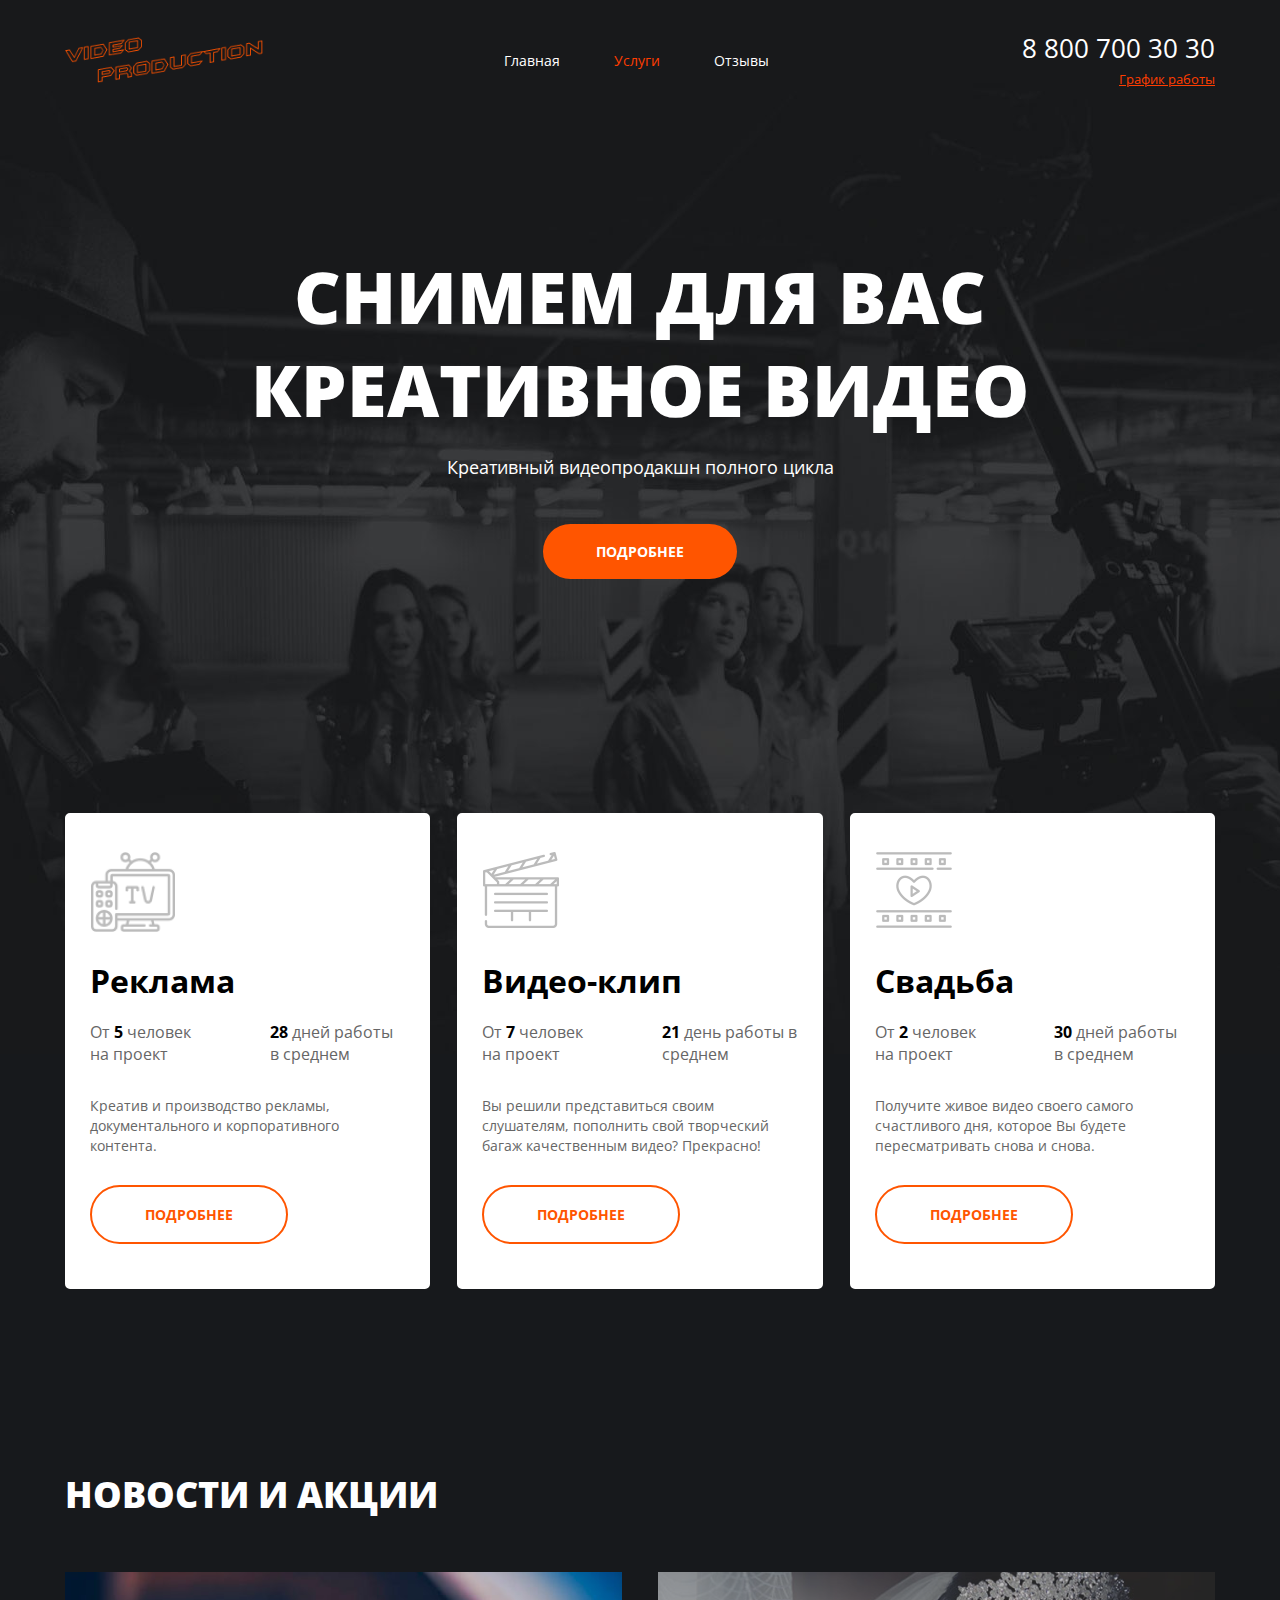
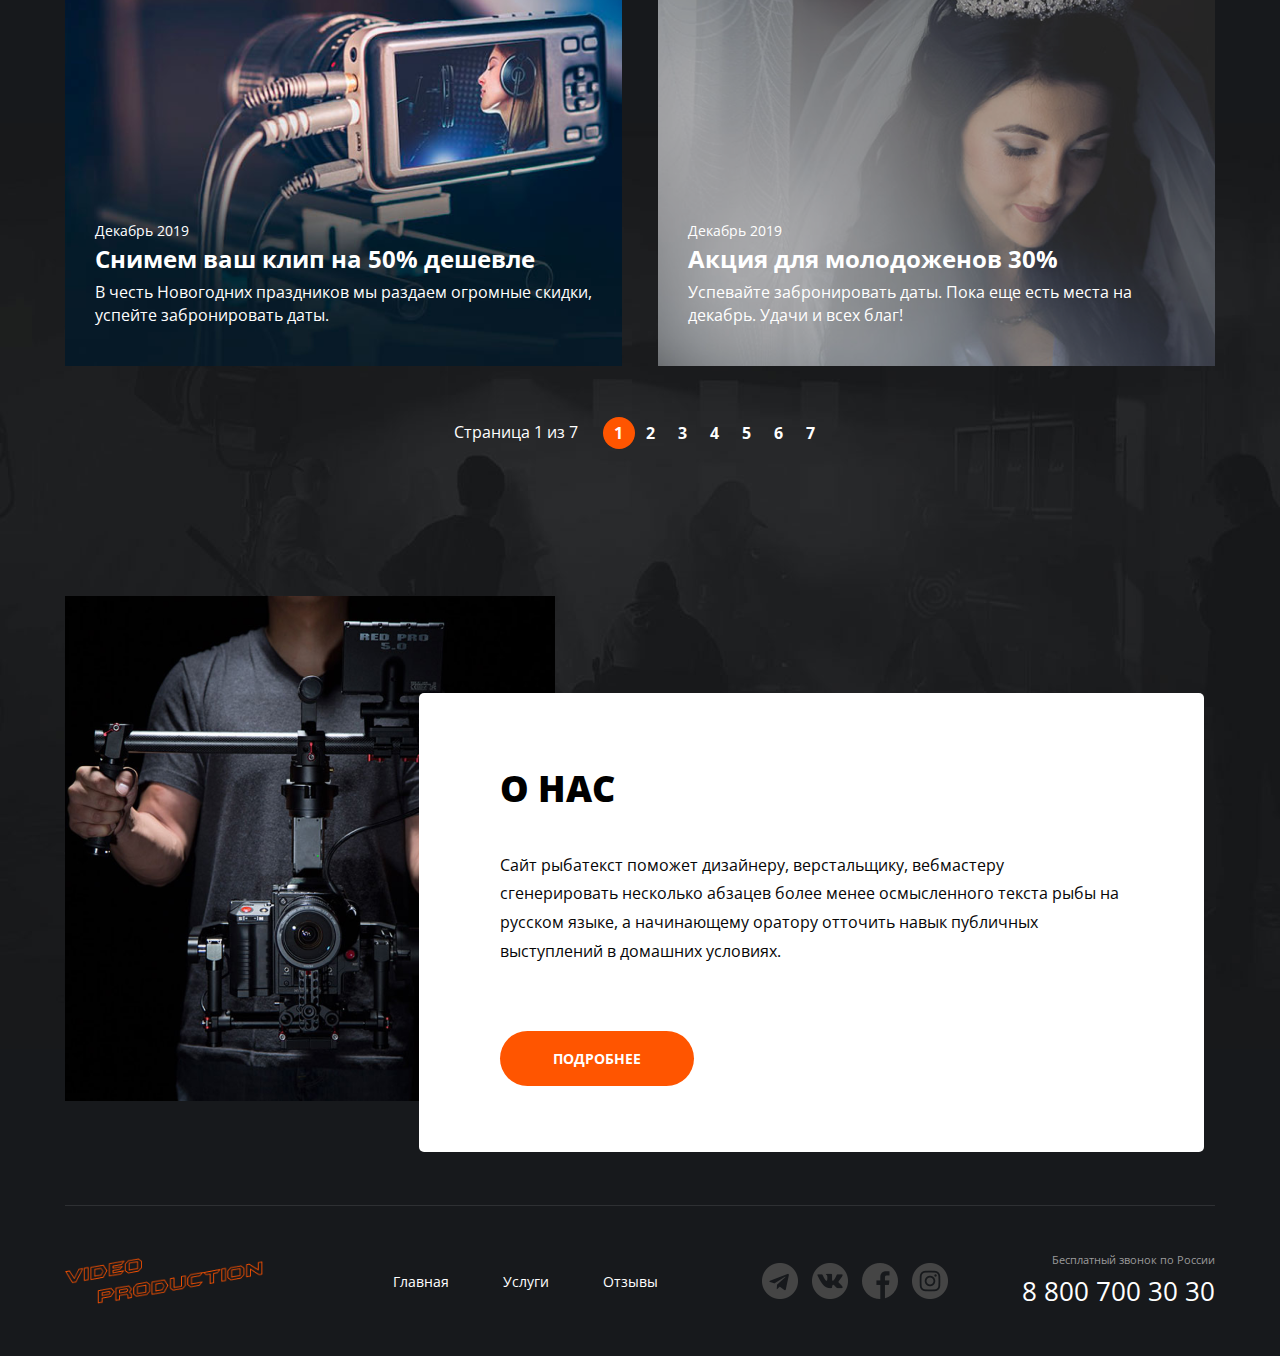
<file: index.html>
<!DOCTYPE html>
<html lang="ru">
<head>
    <meta charset="UTF-8">
    <meta http-equiv="X-UA-Compatible" content="IE=edge">
    <meta name="viewport" content="width=1200, initial-scale=1.0">
    <link rel="preconnect" href="https://fonts.gstatic.com">
    <link href="https://fonts.googleapis.com/css2?family=Open+Sans:wght@400;700;800&display=swap" rel="stylesheet">
    <link rel="stylesheet" href="./css/main.css">
    <title>Video-production</title>
</head>
<body>
    <div class="wrapper main--page--wrapper">
        <section class="hero">
            <div class="container hero__container">
                <header class="header">
                    <div class="header__col">
                        <a href="/" class="logo">
                            <img src="./img/logo.png" alt="Video Production" class="logo__pic">
                        </a>
                        <nav class="menu">
                            <ul class="menu__list">
                                <li class="menu__item">
                                    <a href="index.html" class="menu__link">Главная</a>
                                </li>
                                <li class="menu__item menu__item--active">
                                    <a href="service.html" class="menu__link">Услуги</a>
                                </li>
                                <li class="menu__item">
                                    <a href="reviews.html" class="menu__link">Отзывы</a>
                                </li>
                            </ul>
                        </nav>
                    </div>
                    <div class="header__col header__col--align--right">
                        <address class="contacts">
                            <a href="tel:+78007003030" class="contacts__phone">8 800 700 30 30</a>
                                <div class="contacts__dropdown">
                                    <a href="#" class="contacts__dropdown-title">График работы</a>
                                    <div class="contacts__dropdown-menu">
                                        <ul class="contacts__dropdown-list">
                                            <li class="contacts__dropdown-item">пн-вс: 09:00 - 20:00</li>
                                            <li class="contacts__dropdown-item">Обед: 14:00-14:30</li>
                                        </ul>
                                    </div>
                                </div>
                        </address>
                    </div>
                </header>
                <div class="hero__content">
                    <div class="hero__text-section">
                        <h1 class="hero__title">Снимем для вас креативное видео</h1>
                        <h5 class="hero__subtitle">Креативный видеопродакшн полного цикла</h5>
                        <a href="#" class="btn">Подробнее</a>
                    </div>
                </div>
            </div>
        <section class="section section--offers">
            <div class="container">
                <ul class="offers">
                    <li class="offers__item">
                        <div class="offers__header">
                            <img src="./img/tv.png" alt="" class="offers__header-img">
                        </div>
                        <div class="offers__content">
                            <h3 class="offers__title">Реклама</h3>
                            <div class="offers__conditions">
                                <div class="offers__conditions-team">От <span>5</span> человек на проект</div>
                                <div class="offers__conditions-workdays"><span>28</span> дней работы в среднем</div>
                            </div>
                            <div class="offers__desc">Креатив и производство рекламы, документального и корпоративного контента.</div>
                            <div class="offers__btn-wrapper">
                                <a href="#" class="btn btn--color--white">Подробнее</a>
                            </div>                            
                        </div>
                    </li>
                    <li class="offers__item">
                        <div class="offers__header">
                            <img src="./img/clapper.png" alt="" class="offers__header-img">
                        </div>                        
                        <div class="offers__content">
                            <h3 class="offers__title">Видео-клип</h3>
                            <div class="offers__conditions">
                                <div class="offers__conditions-team">От <span>7</span> человек на проект</div>
                                <div class="offers__conditions-workdays"><span>21</span> день работы в среднем</div>
                            </div>
                            <div class="offers__desc">Вы решили представиться своим слушателям, пополнить свой творческий багаж качественным видео? Прекрасно!</div>
                            <div class="offers__btn-wrapper">
                                <a href="#" class="btn btn--color--white">Подробнее</a>
                            </div>                              
                        </div>
                    </li>
                    <li class="offers__item">
                        <div class="offers__header">
                            <img src="./img/film.png" alt="" class="offers__header-img">
                        </div>
                        <div class="offers__content">
                            <h3 class="offers__title">Свадьба</h3>
                            <div class="offers__conditions">
                                <div class="offers__conditions-team">От <span>2</span> человек на проект</div>
                                <div class="offers__conditions-workdays"><span>30</span> дней работы в среднем</div>
                            </div>
                            <div class="offers__desc">Получите живое видео своего самого счастливого дня, которое Вы будете пересматривать снова и снова.</div>
                            <div class="offers__btn-wrapper">
                                <a href="#" class="btn btn--color--white">Подробнее</a>
                            </div>                            
                        </div>
                    </li>
                </ul>
            </div>
        </section>
        <div class="section">
            <div class="container">
                <h2 class="section__title">Новости и акции</h2>
                <ul class="news">
                    <li class="news__item">
                        <img src="./img/camera.png" alt="Съемка клипа" class="news__cover-clip">
                        <div class="news__text-content">
                            <time class="news__date">Декабрь 2019</time>
                            <h4 class="news__title">Снимем ваш клип на 50% дешевле</h4>
                            <div class="news__desc"> 
                                В честь Новогодних праздников мы раздаем огромные скидки, успейте забронировать даты.
                            </div>
                        </div>
                    </li>
                    <li class="news__item">
                        <img src="./img/wedding.png" alt="Съемка свадьбы" class="news__cover-wedding">
                        <div class="news__text-content">
                            <time class="news__date">Декабрь 2019</time>
                            <h4 class="news__title">Акция для молодоженов 30%</h4>
                            <div class="news__desc"> 
                                Успевайте забронировать даты. Пока еще есть места на декабрь. Удачи и всех благ!
                            </div>
                        </div>
                    </li>
                </ul>
                <div class="pager">
                    <div class="pager__display">Страница 1 из 7</div>
                    <ul class="pager__list">
                        <li class="pager__item pager__item--active"> <a href="#" class="pager__link">1</a></li>
                        <li class="pager__item"> <a href="#" class="pager__link">2</a></li>
                        <li class="pager__item"> <a href="#" class="pager__link">3</a></li>
                        <li class="pager__item"> <a href="#" class="pager__link">4</a></li>
                        <li class="pager__item"> <a href="#" class="pager__link">5</a></li>
                        <li class="pager__item"> <a href="#" class="pager__link">6</a></li>
                        <li class="pager__item"> <a href="#" class="pager__link">7</a></li>
                    </ul>
                </div>
            </div>
        </div>
        <section class="section section_about">
            <div class="container">
                <div class="about">
                    <div class="about__desc">
                        <h2 class="about__title">О нас</р2>
                        <div class="about__desc-text">
                            <p>
                                Сайт рыбатекст поможет дизайнеру, верстальщику, вебмастеру сгенерировать несколько абзацев более менее осмысленного текста рыбы на русском языке, а начинающему оратору отточить навык публичных выступлений в домашних условиях.
                            </p>
                        </div>
                        <a href="#" class="btn">Подробнее</a>
                    </div>
                </div>
            </div>
        </section>  
        <footer class="footer-container">
            <div class="container footer-container__content">
                <div class="footer footer-container__section">
                    <div class="footer__col">
                        <a href="/" class="logo">
                            <img src="./img/logo.png" alt="Video Production" class="logo__pic">
                        </a>
                        <nav class="menu">
                            <ul class="menu__list">
                                <li class="menu__item">
                                    <a href="index.html" class="menu__link">Главная</a>
                                </li>
                                <li class="menu__item">
                                    <a href="service.html" class="menu__link">Услуги</a>
                                </li>
                                <li class="menu__item">
                                    <a href="reviews.html" class="menu__link">Отзывы</a>
                                </li>
                            </ul>
                        </nav>
                    </div>
                    <div class="footer__col footer__col--align--right">
                        <ul class="socials">
                            <li class="socials__item socials__item--icon--tg">
                                <a href="#" class="socials__link"></a>
                            </li>
                            <li class="socials__item socials__item--icon--vk">
                                <a href="#" class="socials__link"></a>
                            </li>
                            <li class="socials__item socials__item--icon--fb">
                                <a href="#" class="socials__link"></a>
                            </li>
                            <li class="socials__item socials__item--icon--in">
                                <a href="#" class="socials__link"></a>
                            </li>
                        </ul>
                        <address class="contacts">
                            <div class="contacts__desc">Бесплатный звонок по России</div>
                            <a href="tel:+78007003030" class="contacts__phone">8 800 700 30 30</a>                    
                        </address>
                    </div>
                </div>
            </div>
        </footer>
</body>
</html>
</file>
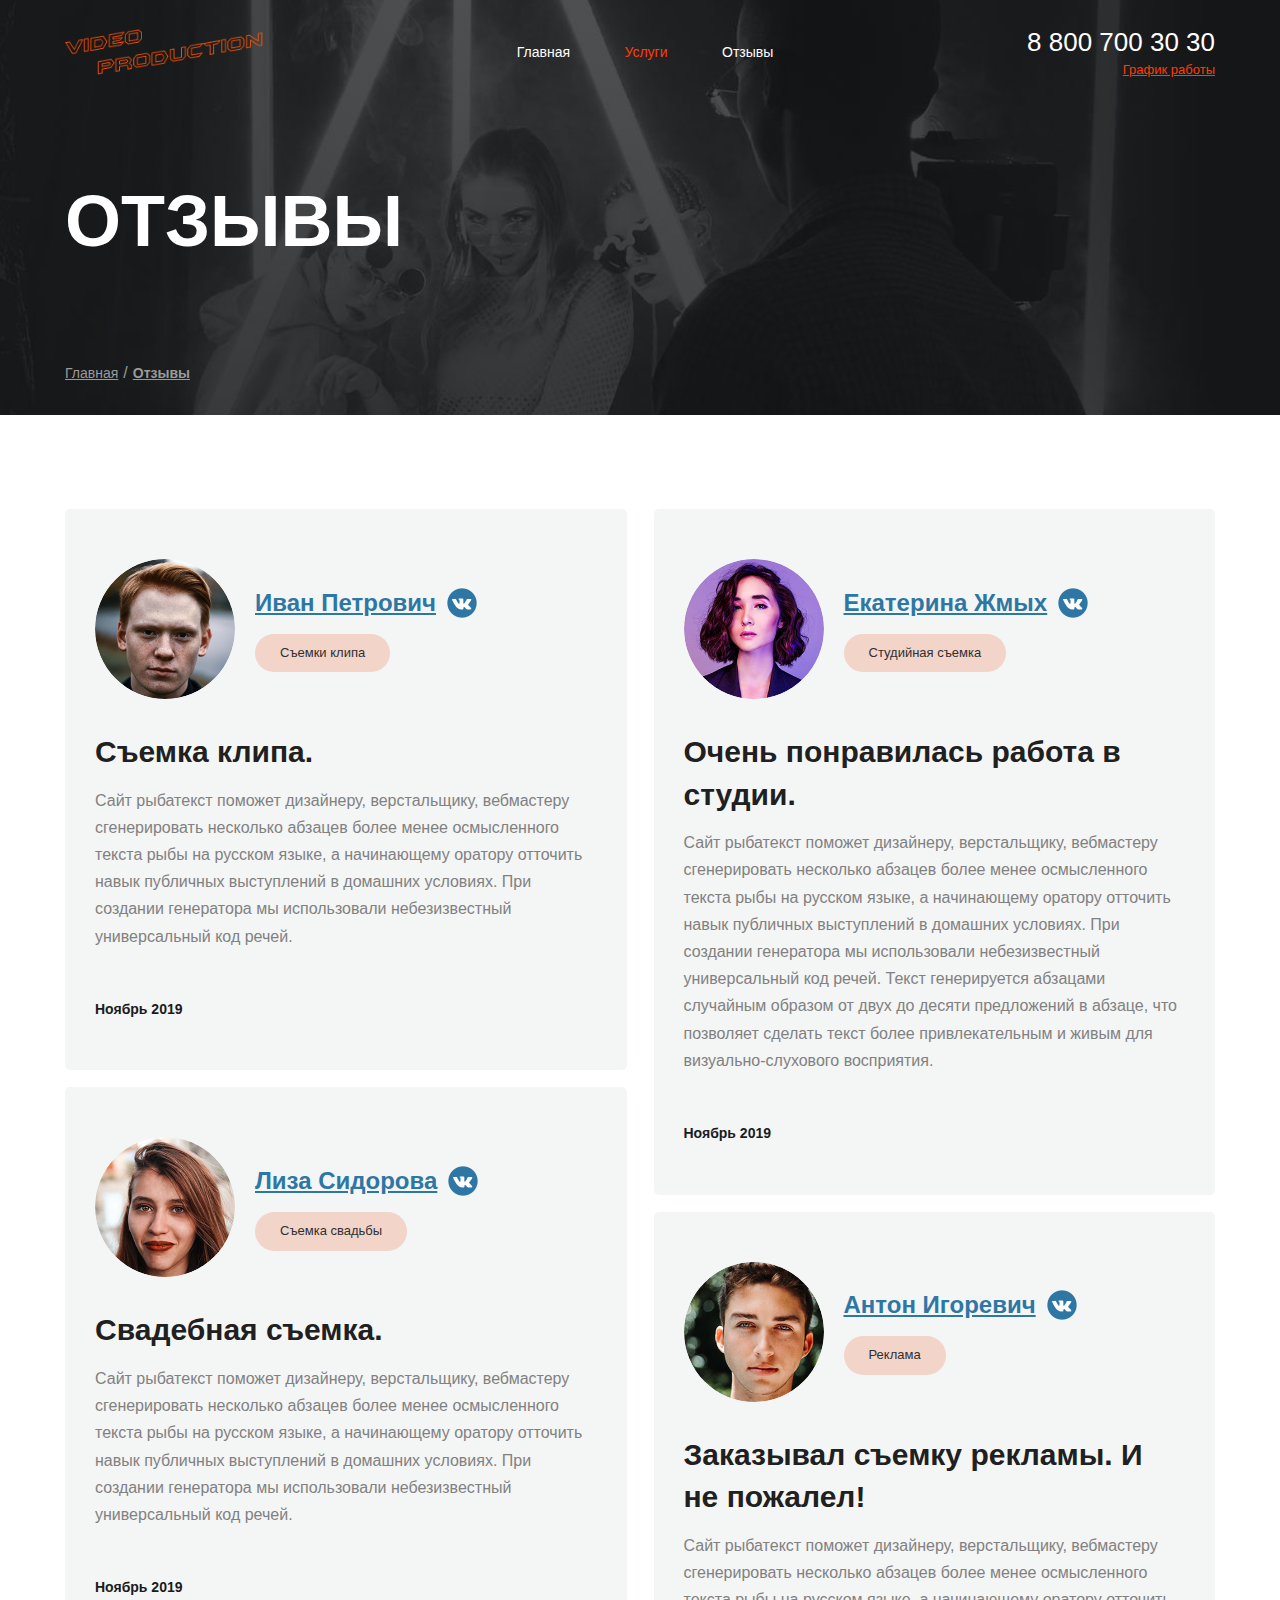
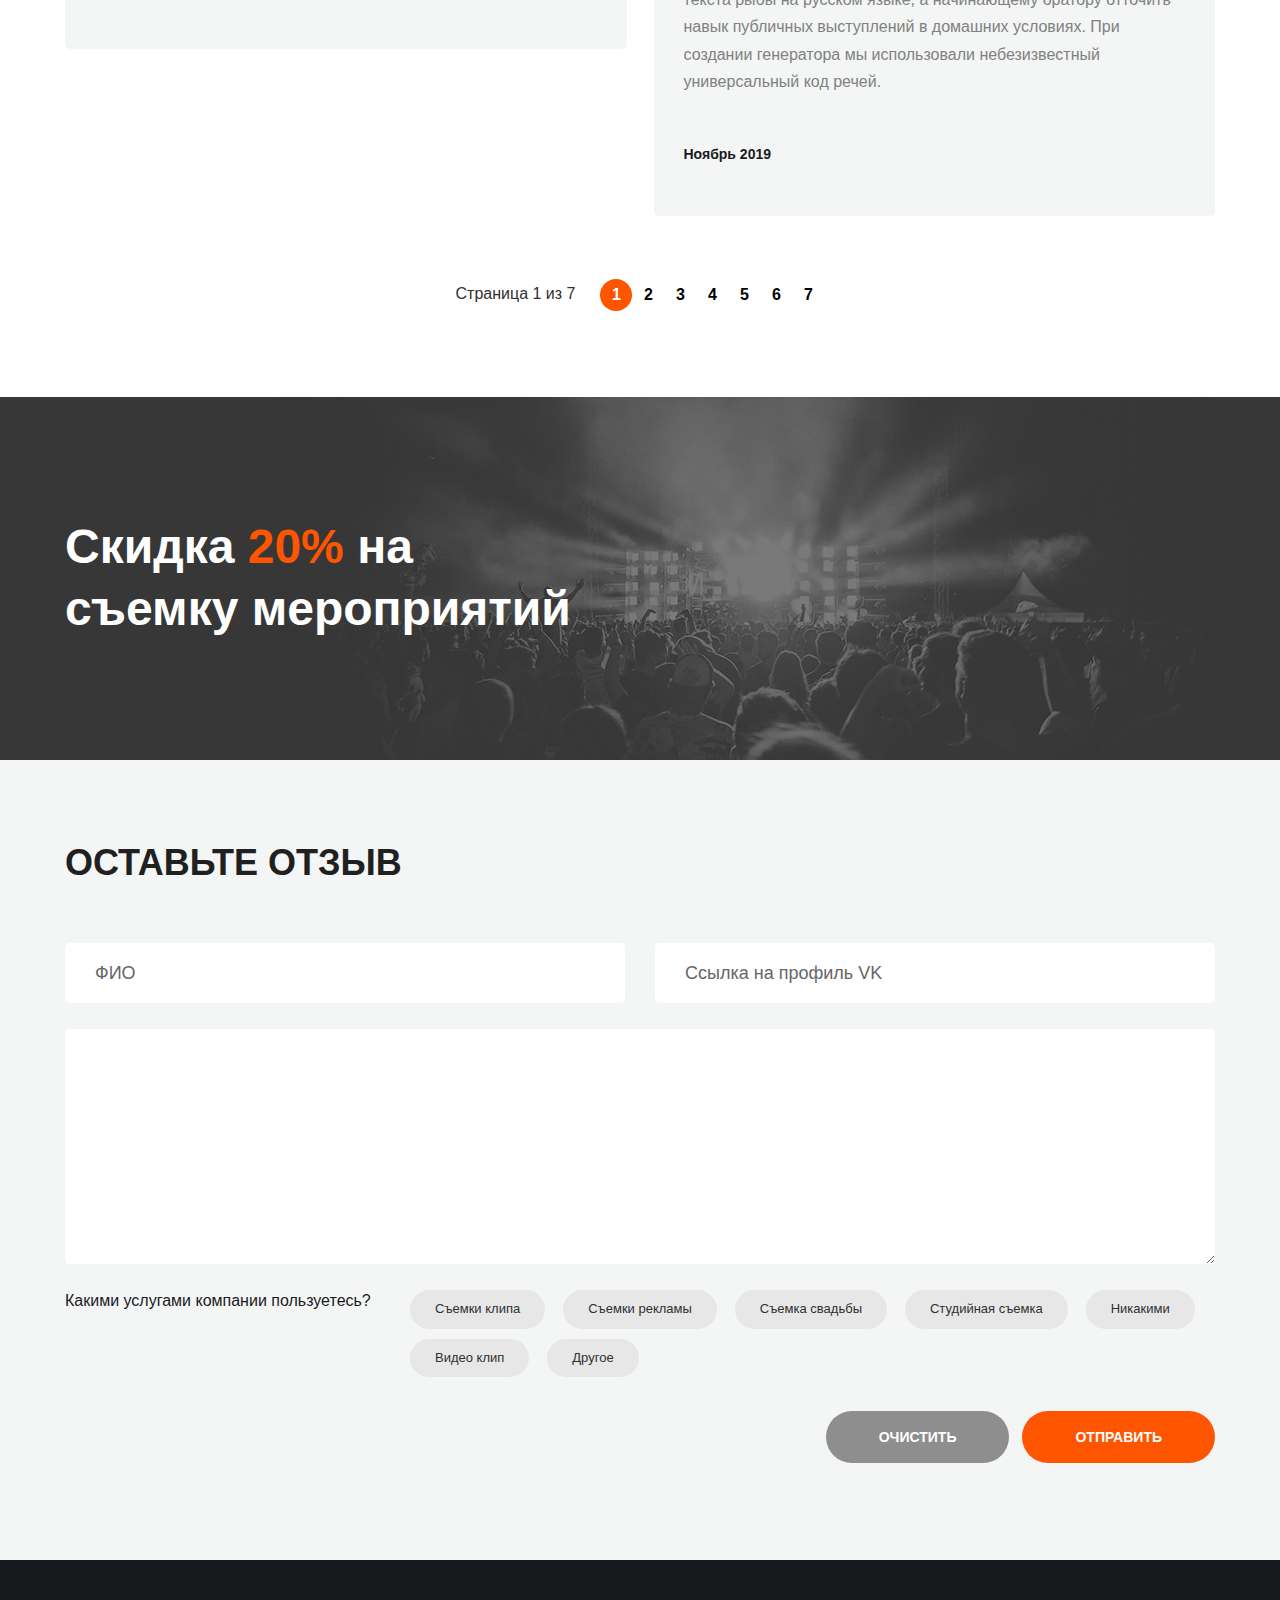
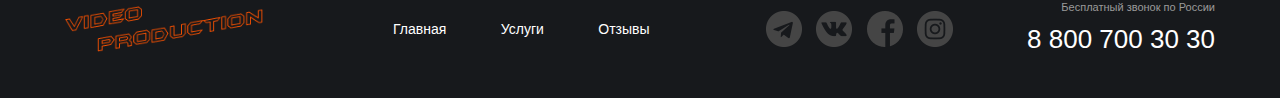
<file: reviews.html>
<!DOCTYPE html>
<html lang="ru">
<head>
    <meta charset="UTF-8">
    <meta http-equiv="X-UA-Compatible" content="IE=edge">
    <meta name="viewport" content="width=1200, initial-scale=1.0">
    <link rel="stylesheet" href="./css/main.css">
    <title>Video Production Reviews</title>
</head>
<body>
    <div class="wrapper">
        <section class="top-line">
            <div class="top-line">
                <div class="container top-line__container">
                    <header class="header header--services">
                        <a href="/" class="logo logo--services">
                            <img src="./img/logo.png" alt="Video Production" class="logo__pic">
                        </a>
                        <nav class="menu">
                            <ul class="menu__list">
                                <li class="menu__item">
                                    <a href="index.html" class="menu__link">Главная</a>
                                </li>
                                <li class="menu__item menu__item--active">
                                    <a href="service.html" class="menu__link">Услуги</a>
                                </li>
                                <li class="menu__item">
                                    <a href="reviews.html" class="menu__link">Отзывы</a>
                                </li>
                            </ul>
                        </nav>
                        <address class="contacts">
                            <a href="tel:+78007003030" class="contacts__phone">8 800 700 30 30</a>
                                <div class="contacts__dropdown-title">График работы</div>
                        </address>
                    </header>
                    <h1 class="page-title">Отзывы</h1>
                    <nav class="breadcrumbs">
                        <ul class="breadcrumbs__list">
                            <li class="breadcrumbs__item">
                                <a href="index.html" class="breadcrumbs__link">Главная</a>
                            </li>
                            <li class="breadcrumbs__item breadcrumbs__item--active">
                                <a href="reviews.html" class="breadcrumbs__link">Отзывы</a>
                            </li>
                        </ul>
                    </nav>
                </div>
            </div>
        </section>
       <main class="page-content page-content--reviews">
           <div class="container">
                <ul class="reviews">
                    <li class="reviews__item review">
                        <div class="review__header">
                            <div class="review__photo">
                                <div class="avatar">
                                    <img src="./img/users/ginger.jfif" alt="user" class="avatar">
                                </div>
                            </div>
                            <div class="review__userdata">
                                <a href="#" class="review__user">Иван Петрович</a>
                                <ul class="review__tags">
                                    <li class="review__tags-item tag tag--bg--orange">Съемки клипа</li>
                                </ul>
                            </div>
                        </div>
                        <div class="review__content">
                            <h3 class="review__title">Съемка клипа.</h3>
                            <div class="review__content-text">
                                <p>
                                    Сайт рыбатекст поможет дизайнеру, верстальщику, вебмастеру сгенерировать несколько абзацев более менее осмысленного текста рыбы на русском языке, а начинающему оратору отточить навык публичных выступлений в домашних условиях. При создании генератора мы использовали небезизвестный универсальный код речей. 
                                </p>
                            </div>
                            <time class="review__date">Ноябрь 2019</time>
                        </div>
                    </li>
                    <li class="reviews__item review">
                        <div class="review__header">
                            <div class="review__photo">
                                <div class="avatar">
                                    <img src="./img/users/liza.jfif" alt="user" class="avatar">
                                </div>
                            </div>
                            <div class="review__userdata">
                                <a href="#" class="review__user">Лиза Сидорова</a>
                                <ul class="review__tags">
                                    <li class="review__tags-item tag tag--bg--orange">Съемка свадьбы</li>
                                </ul>
                            </div>
                        </div>
                        <div class="review__content">
                            <h3 class="review__title">Свадебная съемка.</h3>
                            <div class="review__content-text">
                                <p>
                                    Сайт рыбатекст поможет дизайнеру, верстальщику, вебмастеру сгенерировать несколько абзацев более менее осмысленного текста рыбы на русском языке, а начинающему оратору отточить навык публичных выступлений в домашних условиях. При создании генератора мы использовали небезизвестный универсальный код речей.                                 </p>
                            </div>
                            <time class="review__date">Ноябрь 2019</time>
                        </div>
                    </li>
                    <li class="reviews__item review">
                        <div class="review__header">
                            <div class="review__photo">
                                <div class="avatar">
                                    <img src="./img/users/girl.jfif" alt="user" class="avatar">
                                </div>
                            </div>
                            <div class="review__userdata">
                                <a href="#" class="review__user">Екатерина Жмых</a>
                                <ul class="review__tags">
                                    <li class="review__tags-item tag tag--bg--orange">Студийная съемка</li>
                                </ul>
                            </div>
                        </div>
                        <div class="review__content">
                            <h3 class="review__title">Очень понравилась работа в студии.</h3>
                            <div class="review__content-text">
                                <p>
                                    Сайт рыбатекст поможет дизайнеру, верстальщику, вебмастеру сгенерировать несколько абзацев более менее осмысленного текста рыбы на русском языке, а начинающему оратору отточить навык публичных выступлений в домашних условиях. При создании генератора мы использовали небезизвестный универсальный код речей. Текст генерируется абзацами случайным образом от двух до десяти предложений в абзаце, что позволяет сделать текст более привлекательным и живым для визуально-слухового восприятия.                                </p>
                            </div>
                            <time class="review__date">Ноябрь 2019</time>
                        </div>
                    </li>
                    <li class="reviews__item review">
                        <div class="review__header">
                            <div class="review__photo">
                                <div class="avatar">
                                    <img src="./img/users/guy.jfif" alt="user" class="avatar">
                                </div>
                            </div>
                            <div class="review__userdata">
                                <a href="#" class="review__user">Антон Игоревич</a>
                                <ul class="review__tags">
                                    <li class="review__tags-item tag tag--bg--orange">Реклама</li>
                                </ul>
                            </div>
                        </div>
                        <div class="review__content">
                            <h3 class="review__title">Заказывал съемку рекламы. И не пожалел!</h3>
                            <div class="review__content-text">
                                <p>
                                    Сайт рыбатекст поможет дизайнеру, верстальщику, вебмастеру сгенерировать несколько абзацев более менее осмысленного текста рыбы на русском языке, а начинающему оратору отточить навык публичных выступлений в домашних условиях. При создании генератора мы использовали небезизвестный универсальный код речей. 
                                </p>
                            </div>
                            <time class="review__date">Ноябрь 2019</time>
                        </div>
                    </li>
                </ul>
               <div class="pager">
                <div class="pager__display">Страница 1 из 7</div>
                <ul class="pager__list pager__list--services">
                    <li class="pager__item pager__item--active--services"> <a href="#" class="pager__link">1</a></li>
                    <li class="pager__item"> <a href="#" class="pager__link">2</a></li>
                    <li class="pager__item"> <a href="#" class="pager__link">3</a></li>
                    <li class="pager__item"> <a href="#" class="pager__link">4</a></li>
                    <li class="pager__item"> <a href="#" class="pager__link">5</a></li>
                    <li class="pager__item"> <a href="#" class="pager__link">6</a></li>
                    <li class="pager__item"> <a href="#" class="pager__link">7</a></li>
                </ul>
            </div>
           </div>
       </main>
       <section class="separator">
            <div class="container">
               <div class="separator__content">
                   <h2 class="separator__title">
                    Скидка <span>20%</span> на съемку мероприятий
                   </h2>
               </div>
            </div>
       </section>
       <section class="inner-section inner-section--bg--grey">
            <div class="container">
                <h2 class="inner-section__title inner-section__title--review">Оставьте отзыв</h2>
                <form class="form">
                    <div class="form__row">
                        <input type="text" placeholder="ФИО" class="form__input">
                        <input type="text" placeholder="Ссылка на профиль VK" class="form__input">
                    </div>
                    <div class="form__row">
                        <textarea class="form__input form__input--textarea"></textarea>
                    </div>
                    <div class="form__controls">
                        <div class="form__controls-title">
                            Какими услугами компании пользуетесь?
                        </div>
                        <ul class="controls">
                            <li class="controls__item">
                                <label class="controls__elem">
                                    <input type="checkbox" class="controls__checkbox">
                                    <div class="tag controls__tag">Съемки клипа</div>
                                </label>
                            </li>
                            <li class="controls__item">
                                <label class="controls__elem">
                                    <input type="checkbox" class="controls__checkbox">
                                    <div class="tag controls__tag">Съемки рекламы</div>
                                </label>
                            </li>
                            <li class="controls__item">
                                <label class="controls__elem">
                                    <input type="checkbox" class="controls__checkbox">
                                    <div class="tag controls__tag">Съемка свадьбы</div>
                                </label>
                            </li>
                            <li class="controls__item">
                                <label class="controls__elem">
                                    <input type="checkbox" class="controls__checkbox">
                                    <div class="tag controls__tag">Студийная съемка</div>
                                </label>
                            </li>
                            <li class="controls__item">
                                <label class="controls__elem">
                                    <input type="checkbox" class="controls__checkbox">
                                    <div class="tag controls__tag">Никакими</div>
                                </label>
                            </li>
                            <li class="controls__item">
                                <label class="controls__elem">
                                    <input type="checkbox" class="controls__checkbox">
                                    <div class="tag controls__tag">Видео клип</div>
                                </label>
                            </li>
                            <li class="controls__item">
                                <label class="controls__elem">
                                    <input type="checkbox" class="controls__checkbox">
                                    <div class="tag controls__tag">Другое</div>
                                </label>
                            </li>
                        </ul>
                    </div>
                    <div class="form__btns">
                        <button type="reset" class="btn form__btn btn--color--grey">Очистить</button>
                        <button type="submit" class="btn form__btn"> Отправить</button>
                    </div>
                </form>
            </div>
       </section>
       <footer class="inner-footer">
           <div class="container inner-footer__container">
                <div class="footer">
                    <div class="footer__col">
                        <a href="/" class="logo footer__col--logo">
                            <img src="./img/logo.png" alt="Video Production" class="logo__pic">
                        </a>
                        <nav class="menu">
                            <ul class="menu__list">
                                <li class="menu__item">
                                    <a href="index.html" class="menu__link">Главная</a>
                                </li>
                                <li class="menu__item">
                                    <a href="service.html" class="menu__link">Услуги</a>
                                </li>
                                <li class="menu__item">
                                    <a href="reviews.html" class="menu__link">Отзывы</a>
                                </li>
                            </ul>
                        </nav>
                    </div>
                    <div class="footer__col footer__col--align--right">
                        <ul class="socials">
                            <li class="socials__item socials__item--icon--tg">
                                <a href="#" class="socials__link"></a>
                            </li>
                            <li class="socials__item socials__item--icon--vk">
                                <a href="#" class="socials__link"></a>
                            </li>
                            <li class="socials__item socials__item--icon--fb">
                                <a href="#" class="socials__link"></a>
                            </li>
                            <li class="socials__item socials__item--icon--in">
                                <a href="#" class="socials__link"></a>
                            </li>
                        </ul>
                        <address class="contacts">
                            <div class="contacts__desc">Бесплатный звонок по России</div>
                            <a href="tel:+78007003030" class="contacts__phone">8 800 700 30 30</a>                    
                        </address>
                    </div>
                </div>
           </div>
       </footer>
    </div>
</body>
</html>
</file>
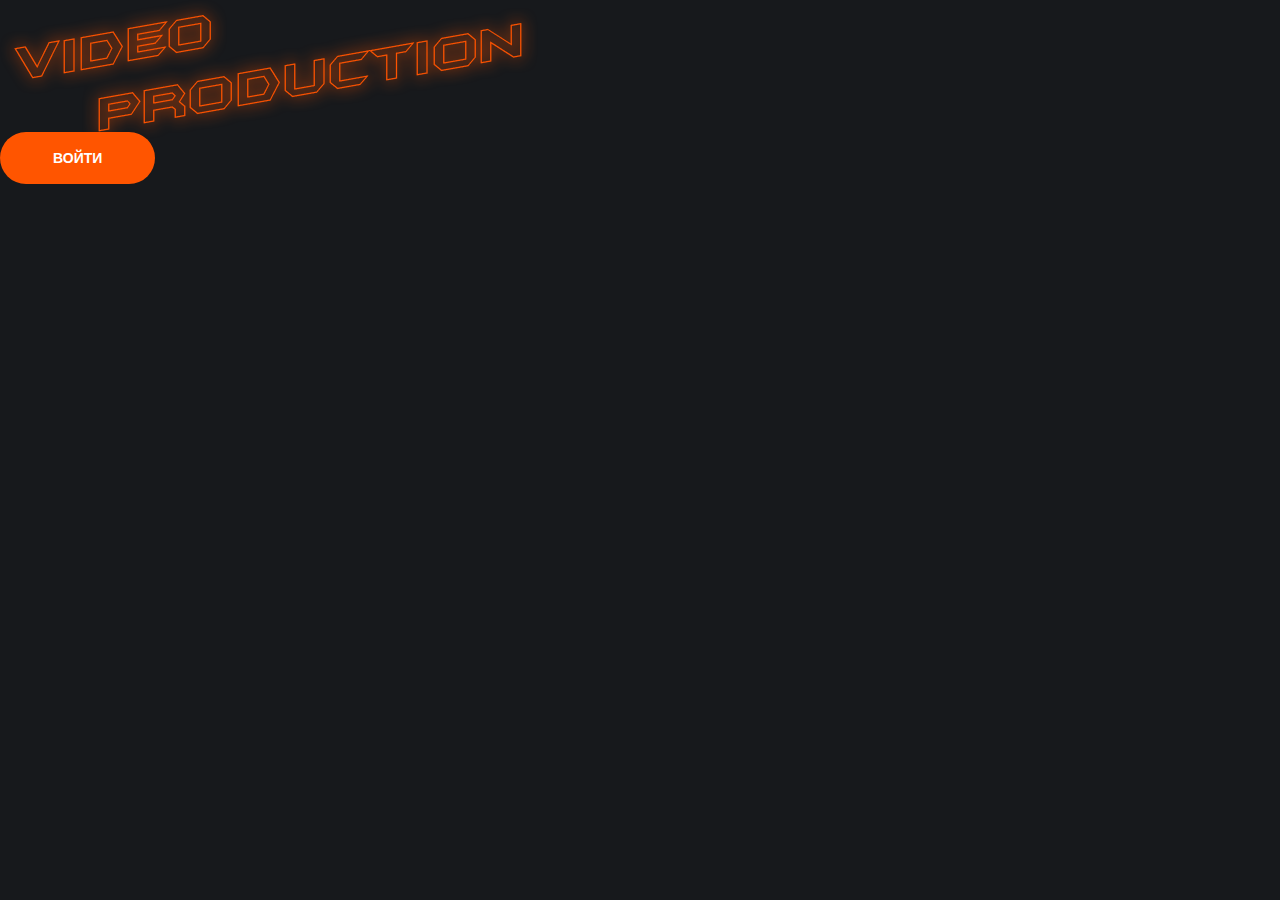
<file: welcome.html>
<!DOCTYPE html>
<html lang="ru">
<head>
    <meta charset="UTF-8">
    <meta http-equiv="X-UA-Compatible" content="IE=edge">
    <meta name="viewport" content="width=1200, initial-scale=1.0">
    <link rel="stylesheet" href="./css/main.css">
    <title>Video Production Welcome Page</title>
</head>
<body>
    <div class="welcome">
        <div class="welcome__container">
            <div class="central central--video">
                <img src="./img/welcome/video-logo.png" alt="Video Production" class="central__logo">
                <a href="index.html" class="btn btn--shadow">Войти</a>
            </div>
        </div>
    </div>
</body>
</html>
</file>
<file: css/main.css>
@import url('./layout/fonts.css');
@import url('./layout/normalize.css');
@import url('./layout/base.css');

@import url('./blocks/header.css');
@import url('./blocks/contacts.css');
@import url('./blocks/hero.css');
@import url('./blocks/btn.css');
@import url('./blocks/offers.css');
@import url("./blocks/news.css");
@import url('./blocks/pager.css');
@import url('./blocks/about.css');
@import url('./blocks/footer.css');
@import url('./blocks/socials.css');

@import url('./blocks/top-line.css');
@import url('./blocks/breadcrumbs.css');
@import url('./blocks/services.css');
@import url('./blocks/inner-section.css');
@import url('./blocks/partners.css');

@import url('./blocks/reviews.css');
@import url('./blocks/separator.css');
@import url('./blocks/form.css');
</file>
